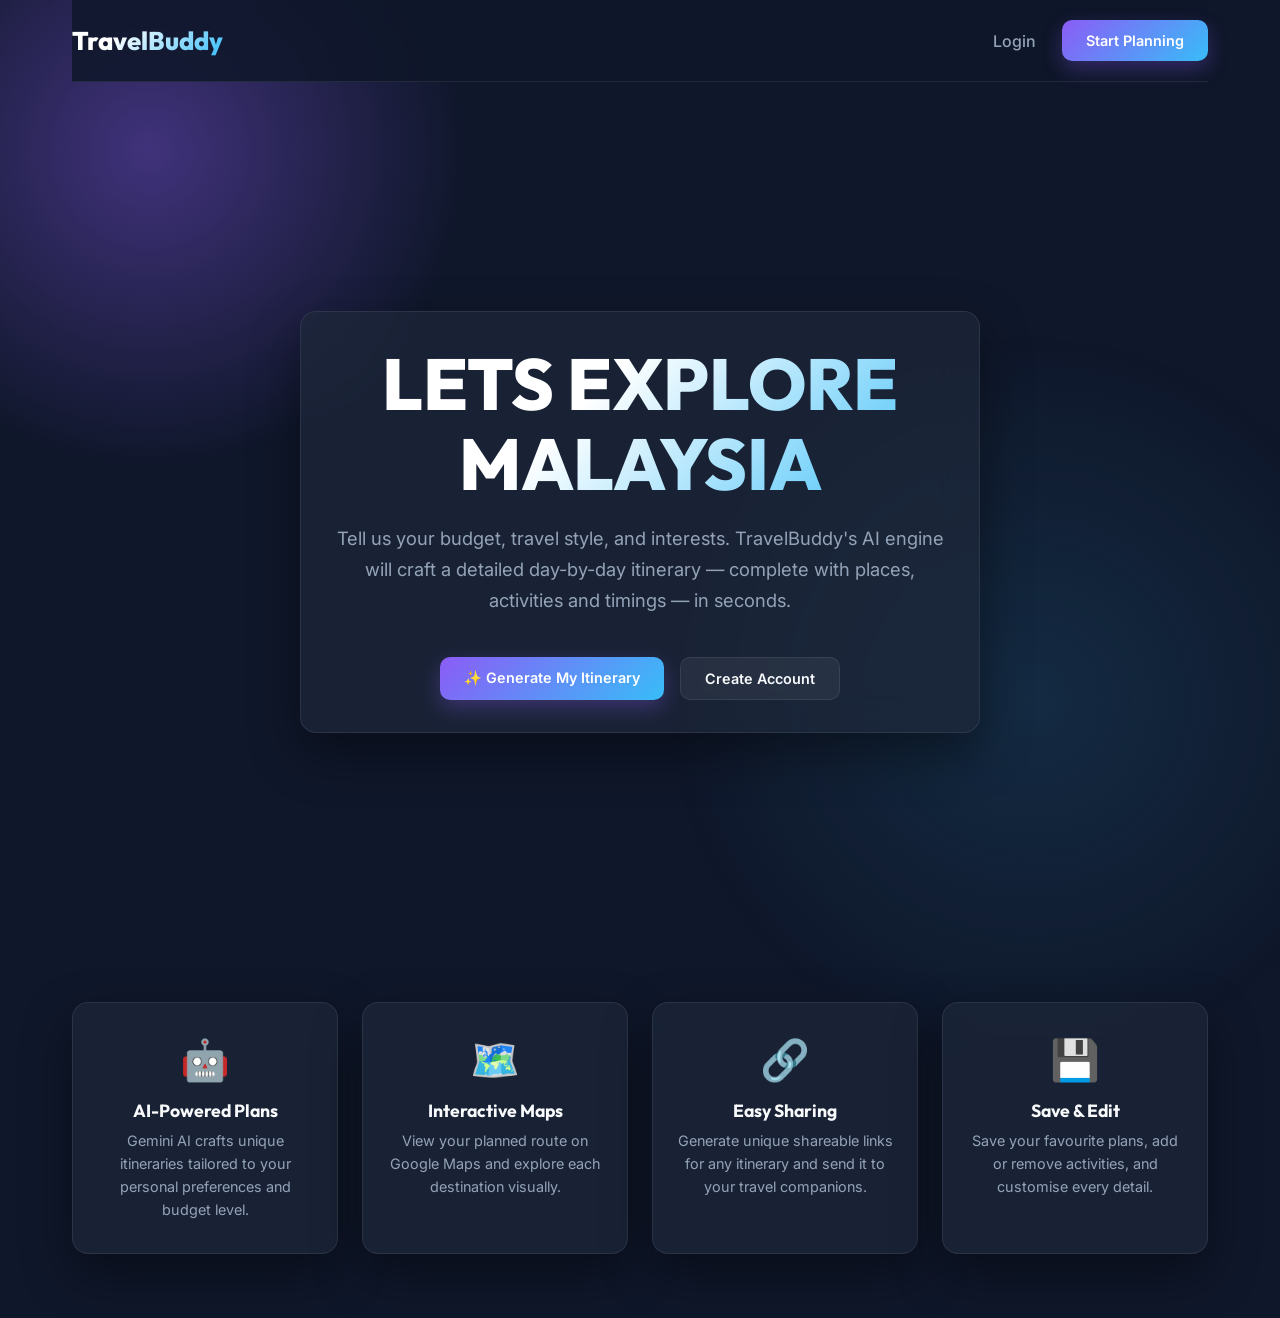
<file: frontend/index.html>
<!DOCTYPE html>
<html lang="en">
<head>
    <meta charset="UTF-8">
    <meta name="viewport" content="width=device-width, initial-scale=1.0">
    <title>TravelBuddy — AI-Powered Travel Planning</title>
    <meta name="description" content="TravelBuddy uses AI to generate personalized travel itineraries based on your budget, style and interests.">
    <link rel="stylesheet" href="css/styles.css">
    <style>
        .hero { min-height: calc(100vh - 100px); display: flex; align-items: center; justify-content: center; text-align: center; }
        .hero-inner { max-width: 680px; }
        .hero h1 { font-size: clamp(2.5rem, 6vw, 4.5rem); font-weight: 800; margin-bottom: 1.25rem; background: linear-gradient(135deg, #fff 40%, var(--accent-blue)); -webkit-background-clip: text; color: transparent; line-height: 1.1; }
        .hero p { font-size: 1.15rem; color: var(--text-secondary); margin-bottom: 2.5rem; line-height: 1.7; }
        .hero-cta { display: flex; gap: 1rem; justify-content: center; flex-wrap: wrap; }
        .features { display: grid; grid-template-columns: repeat(auto-fit, minmax(220px, 1fr)); gap: 1.5rem; margin-top: 5rem; }
        .feature-card { text-align: center; padding: 2rem 1.5rem; }
        .feature-icon { font-size: 2.5rem; margin-bottom: 1rem; }
        .feature-card h3 { margin-bottom: 0.5rem; font-size: 1.1rem; }
        .feature-card p { color: var(--text-secondary); font-size: 0.9rem; line-height: 1.6; }
    </style>
</head>
<body>
    <div class="container">
        <nav class="navbar">
            <a href="index.html" class="logo">TravelBuddy</a>
            <div class="nav-links">
                <a href="auth.html" class="nav-link">Login</a>
                <a href="auth.html" class="btn btn-primary">Start Planning</a>
            </div>
        </nav>

        <section class="hero">
            <div class="hero-inner glass-card">
                <h1>LETS EXPLORE MALAYSIA</h1>
                <p>Tell us your budget, travel style, and interests. TravelBuddy's AI engine will craft a detailed day-by-day itinerary — complete with places, activities and timings — in seconds.</p>
                <div class="hero-cta">
                    <a href="auth.html" class="btn btn-primary">✨ Generate My Itinerary</a>
                    <a href="auth.html" class="btn btn-secondary">Create Account</a>
                </div>
            </div>
        </section>

        <section class="features">
            <div class="feature-card glass-card">
                <div class="feature-icon">🤖</div>
                <h3>AI-Powered Plans</h3>
                <p>Gemini AI crafts unique itineraries tailored to your personal preferences and budget level.</p>
            </div>
            <div class="feature-card glass-card">
                <div class="feature-icon">🗺️</div>
                <h3>Interactive Maps</h3>
                <p>View your planned route on Google Maps and explore each destination visually.</p>
            </div>
            <div class="feature-card glass-card">
                <div class="feature-icon">🔗</div>
                <h3>Easy Sharing</h3>
                <p>Generate unique shareable links for any itinerary and send it to your travel companions.</p>
            </div>
            <div class="feature-card glass-card">
                <div class="feature-icon">💾</div>
                <h3>Save & Edit</h3>
                <p>Save your favourite plans, add or remove activities, and customise every detail.</p>
            </div>
        </section>
    </div>

    <script src="js/api.js"></script>
    <script>
        // Redirect already-logged-in users
        if (api.getToken()) window.location.href = 'dashboard.html';
    </script>
</body>
</html>
</file>
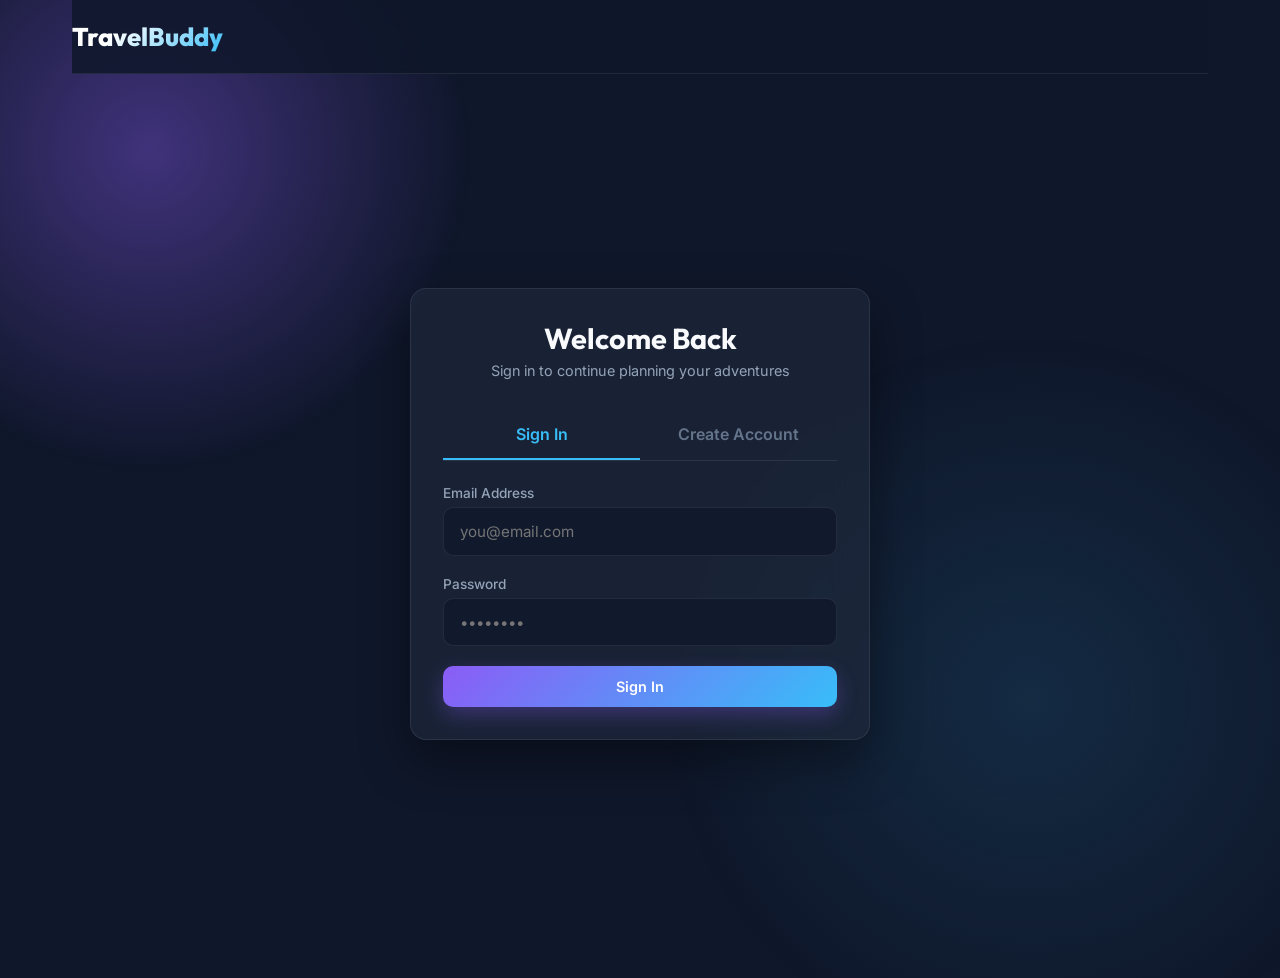
<file: frontend/auth.html>
<!DOCTYPE html>
<html lang="en">
<head>
    <meta charset="UTF-8">
    <meta name="viewport" content="width=device-width, initial-scale=1.0">
    <title>TravelBuddy — Sign In or Register</title>
    <link rel="stylesheet" href="css/styles.css">
    <style>
        .auth-wrap { min-height: calc(100vh - 100px); display: flex; align-items: center; justify-content: center; padding: 2rem 0; }
        .auth-card { max-width: 460px; width: 100%; }
        .auth-header { text-align: center; margin-bottom: 2rem; }
        .auth-header h2 { font-size: 1.8rem; margin-bottom: 0.4rem; }
        .auth-header p { color: var(--text-secondary); font-size: 0.9rem; }
        .divider { display: flex; align-items: center; gap: 1rem; margin: 1.5rem 0; color: var(--text-muted); font-size: 0.8rem; }
        .divider::before, .divider::after { content:''; flex:1; height:1px; background: var(--glass-border); }
    </style>
</head>
<body>
    <div class="container">
        <nav class="navbar">
            <a href="index.html" class="logo">TravelBuddy</a>
        </nav>

        <div class="auth-wrap">
            <div class="auth-card glass-card">
                <div class="auth-header">
                    <h2>Welcome Back</h2>
                    <p>Sign in to continue planning your adventures</p>
                </div>

                <div id="alertbox" class="alert"></div>

                <div class="tabs">
                    <div class="tab-btn active" onclick="switchTab('login', this)">Sign In</div>
                    <div class="tab-btn" onclick="switchTab('register', this)">Create Account</div>
                </div>

                <!-- LOGIN FORM -->
                <div id="login" class="tab-panel active">
                    <form onsubmit="handleLogin(event)">
                        <div class="form-group">
                            <label>Email Address</label>
                            <input id="loginEmail" type="email" class="form-input" placeholder="you@email.com" required>
                        </div>
                        <div class="form-group">
                            <label>Password</label>
                            <input id="loginPassword" type="password" class="form-input" placeholder="••••••••" required>
                        </div>
                        <button id="loginBtn" type="submit" class="btn btn-primary btn-full">Sign In</button>
                    </form>
                </div>

                <!-- REGISTER FORM -->
                <div id="register" class="tab-panel">
                    <form onsubmit="handleRegister(event)">
                        <div class="form-group">
                            <label>Full Name</label>
                            <input id="regName" type="text" class="form-input" placeholder="Your name" required>
                        </div>
                        <div class="form-group">
                            <label>Email Address</label>
                            <input id="regEmail" type="email" class="form-input" placeholder="you@email.com" required>
                        </div>
                        <div class="form-row">
                            <div class="form-group">
                                <label>Password</label>
                                <input id="regPassword" type="password" class="form-input" placeholder="Min 8 chars" required>
                            </div>
                            <div class="form-group">
                                <label>Confirm Password</label>
                                <input id="regConfirm" type="password" class="form-input" placeholder="Repeat password" required>
                            </div>
                        </div>
                        <button id="regBtn" type="submit" class="btn btn-primary btn-full">Create Account</button>
                    </form>
                </div>
            </div>
        </div>
    </div>

    <script src="js/api.js"></script>
    <script>
        if (api.getToken()) window.location.href = 'dashboard.html';

        function switchTab(name, el) {
            document.querySelectorAll('.tab-btn').forEach(b => b.classList.remove('active'));
            document.querySelectorAll('.tab-panel').forEach(p => p.classList.remove('active'));
            el.classList.add('active');
            document.getElementById(name).classList.add('active');
            const h = document.querySelector('.auth-header h2');
            h.textContent = name === 'login' ? 'Welcome Back' : 'Create Your Account';
        }

        async function handleLogin(e) {
            e.preventDefault();
            setLoading('loginBtn', true);
            const res = await api.post('auth/login', {
                email: document.getElementById('loginEmail').value,
                password: document.getElementById('loginPassword').value
            }, false);
            setLoading('loginBtn', false, 'Sign In');
            if (res.error) { showAlert('alertbox', res.error); return; }
            api.setToken(res.data.access_token);
            api.setUser(res.data.user);
            window.location.href = 'dashboard.html';
        }

        async function handleRegister(e) {
            e.preventDefault();
            const pw = document.getElementById('regPassword').value;
            const cf = document.getElementById('regConfirm').value;
            if (pw !== cf) { showAlert('alertbox', 'Passwords do not match.'); return; }
            setLoading('regBtn', true);
            const res = await api.post('auth/register', {
                name: document.getElementById('regName').value,
                email: document.getElementById('regEmail').value,
                password: pw,
                password_confirmation: cf
            }, false);
            setLoading('regBtn', false, 'Create Account');
            if (res.error) {
                let msg = res.error;
                if (res.details) msg += '\n' + Object.values(res.details).flat().join(' ');
                showAlert('alertbox', msg); return;
            }
            api.setToken(res.data.access_token);
            api.setUser(res.data.user);
            window.location.href = 'dashboard.html';
        }
    </script>
</body>
</html>
</file>
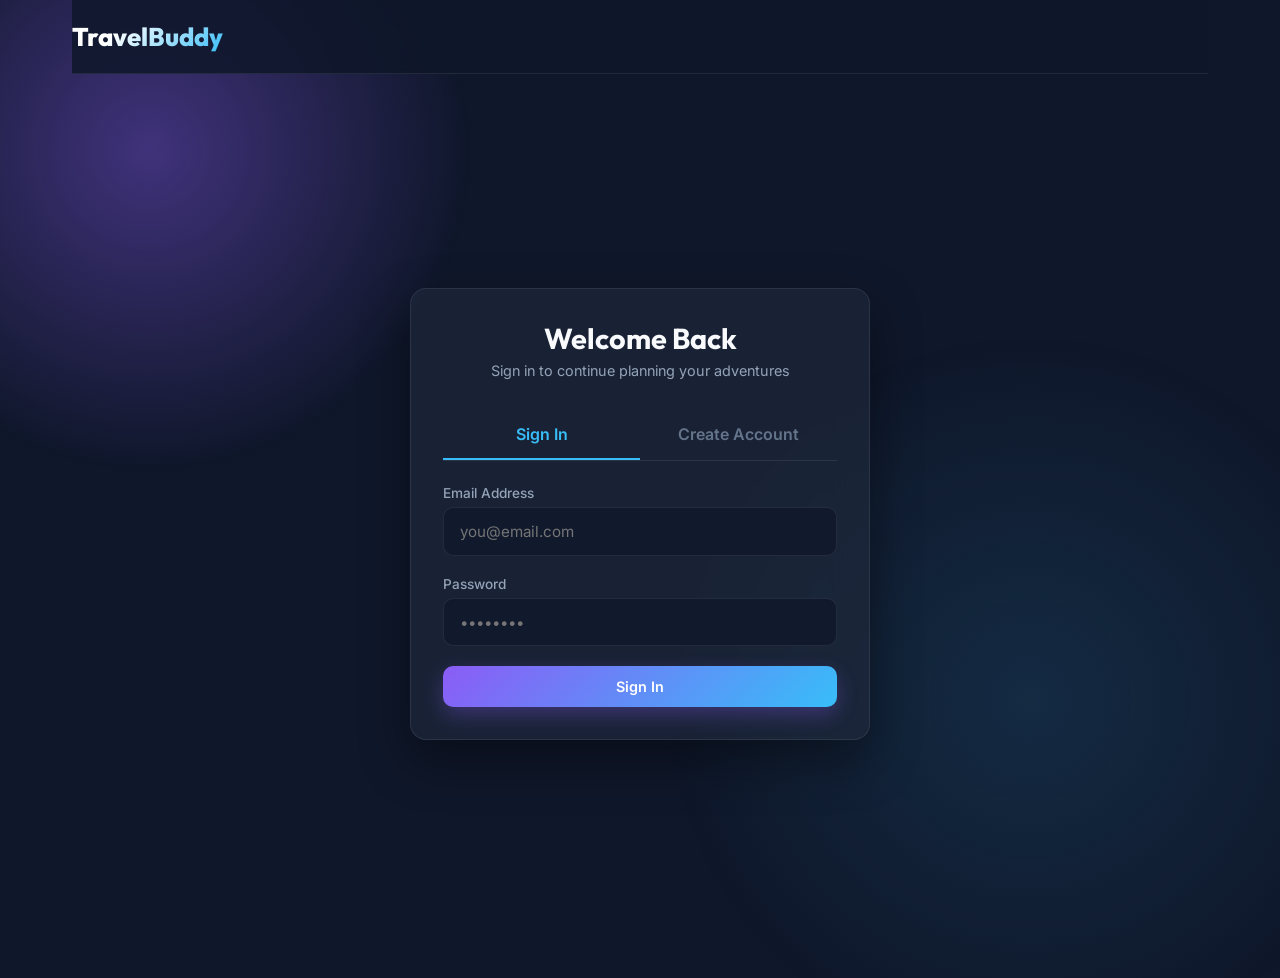
<file: frontend/profile.html>
<!DOCTYPE html>
<html lang="en">
<head>
    <meta charset="UTF-8">
    <meta name="viewport" content="width=device-width, initial-scale=1.0">
    <title>TravelBuddy — My Profile</title>
    <link rel="stylesheet" href="css/styles.css">
    <style>
        .profile-header { display: flex; align-items: center; gap: 1.5rem; margin-bottom: 2rem; padding-bottom: 1.5rem; border-bottom: 1px solid var(--glass-border); }
        .profile-stats { display: grid; grid-template-columns: repeat(3, 1fr); gap: 1rem; margin-bottom: 1.5rem; }
        .stat-card { text-align: center; padding: 1rem; background: rgba(255,255,255,0.03); border: 1px solid var(--glass-border); border-radius: var(--radius-sm); }
        .stat-card .num { font-family: 'Outfit'; font-size: 2rem; font-weight: 700; color: var(--accent-blue); }
        .stat-card .label { font-size: 0.8rem; color: var(--text-muted); }
    </style>
</head>
<body>
    <div class="container">
        <nav class="navbar">
            <a href="index.html" class="logo">TravelBuddy</a>
            <div class="nav-links">
                <a href="dashboard.html" class="nav-link">🗓️ Generate</a>
                <a href="profile.html" class="nav-link active">👤 Profile</a>
                <button onclick="logout()" class="btn btn-secondary btn-sm">Logout</button>
            </div>
        </nav>

        <div id="alertbox" class="alert"></div>

        <div class="profile-grid">
            <!-- ── LEFT: Profile Info ── -->
            <div>
                <div class="glass-card" style="margin-bottom:1.5rem;">
                    <div class="profile-header">
                        <div class="avatar-wrap">
                            <div id="avatarPlaceholder" class="avatar-placeholder">?</div>
                            <img id="avatarImg" class="avatar" style="display:none;" src="" alt="Profile picture">
                            <label class="avatar-edit-btn" title="Change picture" for="picInput">✏️</label>
                            <input id="picInput" type="file" accept="image/*" style="display:none;" onchange="uploadPicture(event)">
                        </div>
                        <div>
                            <h2 id="profileName" style="font-size:1.5rem;"></h2>
                            <p id="profileEmail" style="color:var(--text-secondary); font-size:0.9rem;"></p>
                            <p id="profileLocation" style="color:var(--text-muted); font-size:0.82rem; margin-top:0.2rem;"></p>
                        </div>
                    </div>

                    <div class="profile-stats">
                        <div class="stat-card"><div class="num" id="statTrips">—</div><div class="label">Trips</div></div>
                        <div class="stat-card"><div class="num" id="statSaved">—</div><div class="label">Saved</div></div>
                        <div class="stat-card"><div class="num" id="statPlaces">—</div><div class="label">Places</div></div>
                    </div>

                    <p id="profileBio" style="color:var(--text-secondary); font-size:0.9rem; line-height:1.6;"></p>
                </div>

                <!-- Preferences summary -->
                <div class="glass-card">
                    <h4 style="margin-bottom:1rem; color:var(--accent-purple);">Travel Preferences</h4>
                    <div id="travelPrefSummary" style="color:var(--text-secondary); font-size:0.88rem; line-height:1.8;"></div>
                </div>
            </div>

            <!-- ── RIGHT: Tabs ── -->
            <div class="glass-card">
                <div class="tabs">
                    <div class="tab-btn active" onclick="switchTab('editTab', this)">✏️ Edit Profile</div>
                    <div class="tab-btn" onclick="switchTab('tripsTab', this)">📋 My Itineraries</div>
                    <div class="tab-btn" onclick="switchTab('savedTab', this)">💾 Saved Trips</div>
                </div>

                <!-- EDIT PROFILE TAB -->
                <div id="editTab" class="tab-panel active">
                    <h3 style="margin-bottom:1.5rem;">Account Details</h3>
                    <form onsubmit="updateUser(event)">
                        <div class="form-row">
                            <div class="form-group">
                                <label>Full Name</label>
                                <input id="editName" type="text" class="form-input" required>
                            </div>
                            <div class="form-group">
                                <label>Email Address</label>
                                <input id="editEmail" type="email" class="form-input" required>
                            </div>
                        </div>
                        <button id="updateUserBtn" type="submit" class="btn btn-primary btn-sm">Save Account Details</button>
                    </form>

                    <hr style="border:0;border-top:1px solid var(--glass-border);margin:2rem 0;">
                    <h3 style="margin-bottom:1.5rem;">Profile & Preferences</h3>

                    <form onsubmit="updateProfile(event)">
                        <div class="form-group">
                            <label>Bio / About Me</label>
                            <textarea id="editBio" class="form-input form-textarea" placeholder="Tell us about yourself as a traveler…"></textarea>
                        </div>
                        <div class="form-row">
                            <div class="form-group">
                                <label>Location</label>
                                <input id="editLocation" type="text" class="form-input" placeholder="e.g. Kuala Lumpur, Malaysia">
                            </div>
                            <div class="form-group">
                                <label>Travel Preferences</label>
                                <input id="editTravelPref" type="text" class="form-input" placeholder="e.g. Beaches, Mountains">
                            </div>
                        </div>
                        <div style="display:flex; gap:2rem; margin-bottom:1.25rem;">
                            <label class="checkbox-row">
                                <input id="ecoFriendly" type="checkbox">
                                <span>🌿 Eco-Friendly</span>
                            </label>
                            <label class="checkbox-row">
                                <input id="familyFriendly" type="checkbox">
                                <span>👨‍👩‍👧 Family-Friendly</span>
                            </label>
                        </div>
                        <button id="updateProfileBtn" type="submit" class="btn btn-primary btn-sm">Save Profile</button>
                    </form>
                </div>

                <!-- MY ITINERARIES TAB -->
                <div id="tripsTab" class="tab-panel">
                    <div class="section-header">
                        <h3>My Generated Trips</h3>
                        <button onclick="loadMyTrips()" class="btn btn-secondary btn-sm">↻ Refresh</button>
                    </div>
                    <div id="myTripsList" class="itinerary-grid"></div>
                </div>

                <!-- SAVED TRIPS TAB -->
                <div id="savedTab" class="tab-panel">
                    <div class="section-header">
                        <h3>Saved Itineraries</h3>
                    </div>
                    <div id="savedTripsList" class="itinerary-grid"></div>
                </div>
            </div>
        </div>
    </div>

    <!-- DELETE MODAL -->
    <div id="deleteModal" class="modal-overlay">
        <div class="modal">
            <h3>🗑️ Delete Itinerary?</h3>
            <p>This will permanently delete this trip and all its activities. This cannot be undone.</p>
            <div class="modal-actions">
                <button onclick="closeModal()" class="btn btn-secondary">Cancel</button>
                <button id="confirmDeleteBtn" onclick="confirmDelete()" class="btn btn-danger">Yes, Delete</button>
            </div>
        </div>
    </div>

    <script src="js/api.js"></script>
    <script>
        requireAuth();
        let pendingDeleteId = null;

        async function initProfile() {
            const res = await api.get('/profile');
            if (res.error) { showAlert('alertbox', res.error, 'error'); return; }
            const d = res.data;

            // Header
            document.getElementById('profileName').textContent = d.name;
            document.getElementById('profileEmail').textContent = d.email;

            // Avatar
            if (d.profile?.profile_picture) {
                document.getElementById('avatarImg').src = `${STORAGE_BASE}/${d.profile.profile_picture}`;
                document.getElementById('avatarImg').style.display = 'block';
                document.getElementById('avatarPlaceholder').style.display = 'none';
            } else {
                document.getElementById('avatarPlaceholder').textContent = d.name[0].toUpperCase();
            }

            // Stats
            document.getElementById('statTrips').textContent = d.saved_itineraries?.length ?? 0;
            const totalPlaces = (d.saved_itineraries || []).reduce((acc, s) => acc + (s.itinerary?.places?.length ?? 0), 0);
            document.getElementById('statSaved').textContent = d.saved_itineraries?.length ?? 0;
            document.getElementById('statPlaces').textContent = totalPlaces;

            // Bio & location
            document.getElementById('profileBio').textContent = d.profile?.bio || 'No bio set yet.';
            document.getElementById('profileLocation').textContent = d.profile?.location ? `📍 ${d.profile.location}` : '';

            // Travel prefs summary
            const pref = d.profile;
            let prefHtml = '';
            if (pref) {
                if (pref.travel_preferences) prefHtml += `🌏 ${pref.travel_preferences}<br>`;
                if (pref.eco_friendly) prefHtml += `🌿 Eco-friendly travel<br>`;
                if (pref.family_friendly) prefHtml += `👨‍👩‍👧 Family-friendly activities<br>`;
            }
            if (d.preference) {
                if (d.preference.budget) prefHtml += `💰 Budget: ${d.preference.budget}<br>`;
                if (d.preference.travel_style) prefHtml += `✈️ Style: ${d.preference.travel_style}<br>`;
            }
            document.getElementById('travelPrefSummary').innerHTML = prefHtml || 'No preferences set yet.';

            // Prefill edit forms
            document.getElementById('editName').value = d.name;
            document.getElementById('editEmail').value = d.email;
            if (pref) {
                document.getElementById('editBio').value = pref.bio || '';
                document.getElementById('editLocation').value = pref.location || '';
                document.getElementById('editTravelPref').value = pref.travel_preferences || '';
                document.getElementById('ecoFriendly').checked = !!pref.eco_friendly;
                document.getElementById('familyFriendly').checked = !!pref.family_friendly;
            }

            loadMyTrips();
            loadSavedTrips();
        }

        // ── Tab Switch ───────────────────────────────────────────────────────────
        function switchTab(id, el) {
            document.querySelectorAll('.tab-btn').forEach(b => b.classList.remove('active'));
            document.querySelectorAll('.tab-panel').forEach(p => p.classList.remove('active'));
            el.classList.add('active');
            document.getElementById(id).classList.add('active');
        }

        // ── Update User ──────────────────────────────────────────────────────────
        async function updateUser(e) {
            e.preventDefault();
            setLoading('updateUserBtn', true);
            const res = await api.put('/profile/user', {
                name: document.getElementById('editName').value,
                email: document.getElementById('editEmail').value
            });
            setLoading('updateUserBtn', false, 'Save Account Details');
            if (res.error) showAlert('alertbox', res.error, 'error');
            else { showAlert('alertbox', '✅ Account updated!', 'success'); initProfile(); }
        }

        // ── Update Profile ───────────────────────────────────────────────────────
        async function updateProfile(e) {
            e.preventDefault();
            setLoading('updateProfileBtn', true);
            const res = await api.put('/profile', {
                bio: document.getElementById('editBio').value,
                location: document.getElementById('editLocation').value,
                travel_preferences: document.getElementById('editTravelPref').value,
                eco_friendly: document.getElementById('ecoFriendly').checked,
                family_friendly: document.getElementById('familyFriendly').checked
            });
            setLoading('updateProfileBtn', false, 'Save Profile');
            if (res.error) showAlert('alertbox', res.error, 'error');
            else { showAlert('alertbox', '✅ Profile updated!', 'success'); initProfile(); }
        }

        // ── Upload Picture ───────────────────────────────────────────────────────
        async function uploadPicture(event) {
            const file = event.target.files[0];
            if (!file) return;
            const fd = new FormData();
            fd.append('profile_picture', file);
            showAlert('alertbox', 'Uploading picture…', 'info');
            const res = await api.upload('/profile/picture', fd);
            if (res.error) { showAlert('alertbox', res.error, 'error'); return; }
            showAlert('alertbox', '✅ Profile picture updated!', 'success');
            initProfile();
        }

        // ── My Trips ─────────────────────────────────────────────────────────────
        async function loadMyTrips() {
            const res = await api.get('/itineraries');
            const el = document.getElementById('myTripsList');
            if (!res.data || res.data.length === 0) {
                el.innerHTML = '<div class="empty-state"><span>📭</span><p>No trips yet. Go generate one!</p></div>'; return;
            }
            el.innerHTML = res.data.map(it => `
                <div class="itinerary-card">
                    <span class="badge badge-${it.permissions}">${it.permissions}</span>
                    <h4 style="margin-top:0.4rem;">${it.title}</h4>
                    <p class="meta">📅 ${fmtDate(it.start_date)} | ${it.places?.length ?? 0} stops</p>
                    <div class="itinerary-actions">
                        <a href="dashboard.html" onclick="localStorage.setItem('viewTripId','${it.id}')" class="btn btn-secondary btn-sm">View</a>
                        <button onclick="openDeleteModal(${it.id})" class="btn btn-danger btn-sm">Delete</button>
                    </div>
                </div>
            `).join('');
        }

        // ── Saved Trips ──────────────────────────────────────────────────────────
        async function loadSavedTrips() {
            const res = await api.get('/profile');
            const el = document.getElementById('savedTripsList');
            const saved = res.data?.saved_itineraries || [];
            if (!saved.length) {
                el.innerHTML = '<div class="empty-state"><span>💾</span><p>No saved trips yet.</p></div>'; return;
            }
            el.innerHTML = saved.map(s => `
                <div class="itinerary-card">
                    <h4>${s.itinerary?.title ?? 'Untitled'}</h4>
                    <p class="meta">📅 ${fmtDate(s.itinerary?.start_date)}</p>
                    <div class="itinerary-actions">
                        <button onclick="unsaveTrip(${s.itinerary_id}, this)" class="btn btn-danger btn-sm">Unsave</button>
                    </div>
                </div>
            `).join('');
        }

        async function unsaveTrip(id, btn) {
            btn.disabled = true;
            const res = await api.delete(`/itineraries/${id}/save`);
            if (res.error) { showAlert('alertbox', res.error, 'error'); btn.disabled = false; return; }
            loadSavedTrips();
            showAlert('alertbox', 'Removed from saved trips.', 'success');
        }

        // ── Delete Modal ─────────────────────────────────────────────────────────
        function openDeleteModal(id) { pendingDeleteId = id; document.getElementById('deleteModal').classList.add('open'); }
        function closeModal() { document.getElementById('deleteModal').classList.remove('open'); pendingDeleteId = null; }
        async function confirmDelete() {
            if (!pendingDeleteId) return;
            setLoading('confirmDeleteBtn', true);
            const res = await api.delete(`/itineraries/${pendingDeleteId}`);
            setLoading('confirmDeleteBtn', false, 'Yes, Delete');
            closeModal();
            if (res.error) { showAlert('alertbox', res.error, 'error'); return; }
            showAlert('alertbox', '🗑️ Itinerary deleted.', 'success');
            loadMyTrips();
        }

        function logout() { api.clearAuth(); window.location.href = 'index.html'; }
        window.onload = initProfile;
    </script>
</body>
</html>
</file>
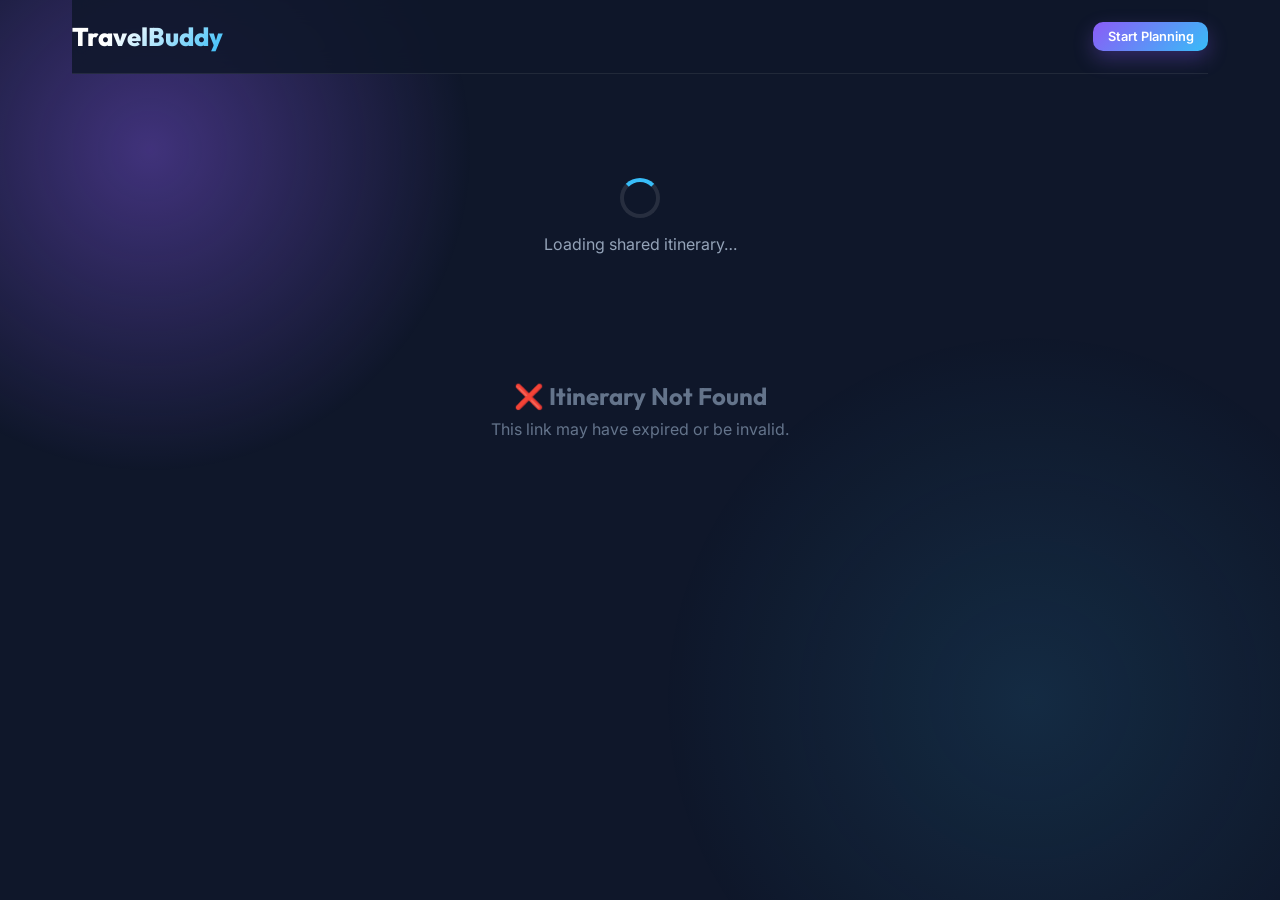
<file: frontend/shared.html>
<!DOCTYPE html>
<html lang="en">
<head>
    <meta charset="UTF-8">
    <meta name="viewport" content="width=device-width, initial-scale=1.0">
    <title>TravelBuddy — Shared Itinerary</title>
    <link rel="stylesheet" href="css/styles.css">
</head>
<body>
    <div class="container">
        <nav class="navbar">
            <a href="index.html" class="logo">TravelBuddy</a>
            <div class="nav-links">
                <a href="auth.html" class="btn btn-primary btn-sm">Start Planning</a>
            </div>
        </nav>

        <div id="loadingState" style="text-align:center; padding:4rem; color:var(--text-secondary);">
            <span class="loader" style="width:40px;height:40px; border-width:4px;"></span>
            <p style="margin-top:1rem;">Loading shared itinerary…</p>
        </div>

        <div id="content" style="display:none; max-width:750px; margin:0 auto;">
            <div class="glass-card">
                <div style="margin-bottom:1.5rem;">
                    <p style="color:var(--accent-blue); font-size:0.85rem; font-weight:600; margin-bottom:0.3rem;">SHARED ITINERARY</p>
                    <h1 id="iTitle" style="font-size:2rem; background:linear-gradient(135deg,#fff,var(--accent-purple));-webkit-background-clip:text;color:transparent;"></h1>
                    <p id="iDates" style="color:var(--text-muted); margin-top:0.3rem;"></p>
                </div>
                <div class="timeline" id="placesList"></div>
            </div>
        </div>

        <div id="errorState" style="display:none; text-align:center; padding:4rem; color:var(--text-muted);">
            <h2>❌ Itinerary Not Found</h2>
            <p style="margin-top:0.5rem;">This link may have expired or be invalid.</p>
        </div>
    </div>

    <script src="js/api.js"></script>
    <script>
        const params = new URLSearchParams(window.location.search);
        const token = params.get('token');

        async function loadShared() {
            if (!token) { showError(); return; }
            const res = await api.get(`/shared/${token}`, false);
            document.getElementById('loadingState').style.display = 'none';
            if (res.error || !res.data) { showError(); return; }

            const d = res.data;
            document.getElementById('iTitle').textContent = d.title;
            document.getElementById('iDates').textContent = `${fmtDate(d.start_date)} → ${fmtDate(d.end_date)}`;

            const list = document.getElementById('placesList');
            (d.places || []).forEach(p => {
                const item = document.createElement('div');
                item.className = 'timeline-item';
                item.innerHTML = `
                    <h4>${p.name}</h4>
                    ${p.time ? `<p class="place-meta">🕗 ${p.time}</p>` : ''}
                    ${p.location ? `<p class="place-meta">📍 ${p.location}</p>` : ''}
                    ${p.description ? `<p class="place-desc">${p.description}</p>` : ''}
                `;
                list.appendChild(item);
            });

            document.getElementById('content').style.display = 'block';
        }

        function showError() { document.getElementById('errorState').style.display = 'block'; }
        loadShared();
    </script>
</body>
</html>
</file>
<file: frontend/css/styles.css>
@import url('https://fonts.googleapis.com/css2?family=Outfit:wght@300;400;600;800&family=Inter:wght@400;500;600&display=swap');

:root {
    --bg-dark: #0f172a;
    --bg-card: rgba(30, 41, 59, 0.7);
    --bg-card-solid: #1e293b;
    --text-primary: #f8fafc;
    --text-secondary: #94a3b8;
    --text-muted: #64748b;
    --accent-blue: #38bdf8;
    --accent-purple: #8b5cf6;
    --accent-green: #4ade80;
    --accent-red: #f87171;
    --accent-glow: rgba(139, 92, 246, 0.4);
    --glass-border: rgba(255, 255, 255, 0.08);
    --radius: 16px;
    --radius-sm: 10px;
    --transition: all 0.3s cubic-bezier(0.4, 0, 0.2, 1);
}

*, *::before, *::after { margin: 0; padding: 0; box-sizing: border-box; }
html { scroll-behavior: smooth; }

body {
    background-color: var(--bg-dark);
    color: var(--text-primary);
    font-family: 'Inter', sans-serif;
    min-height: 100vh;
    overflow-x: hidden;
    position: relative;
}

body::before {
    content: '';
    position: fixed;
    top: -200px; left: -200px;
    width: 700px; height: 700px;
    background: radial-gradient(circle, var(--accent-glow) 0%, transparent 65%);
    z-index: 0; pointer-events: none;
}

body::after {
    content: '';
    position: fixed;
    bottom: -200px; right: -150px;
    width: 800px; height: 800px;
    background: radial-gradient(circle, rgba(56, 189, 248, 0.12) 0%, transparent 65%);
    z-index: 0; pointer-events: none;
}

h1, h2, h3, h4 { font-family: 'Outfit', sans-serif; line-height: 1.2; }

.container { max-width: 1200px; margin: 0 auto; padding: 0 2rem 4rem; position: relative; z-index: 1; }

/* ─── GLASS CARD ── */
.glass-card {
    background: var(--bg-card);
    backdrop-filter: blur(20px);
    -webkit-backdrop-filter: blur(20px);
    border: 1px solid var(--glass-border);
    border-radius: var(--radius);
    padding: 2rem;
    box-shadow: 0 20px 50px rgba(0,0,0,0.4);
    transition: var(--transition);
    position: relative; z-index: 1;
}
.glass-card:hover { transform: translateY(-3px); box-shadow: 0 28px 60px rgba(0,0,0,0.5); }

/* ─── BUTTONS ── */
.btn { display: inline-flex; align-items: center; gap: 0.5rem; padding: 0.75rem 1.5rem; border-radius: var(--radius-sm); font-family: 'Inter'; font-weight: 600; font-size: 0.9rem; cursor: pointer; transition: var(--transition); border: none; text-decoration: none; }
.btn-primary { background: linear-gradient(135deg, var(--accent-purple), var(--accent-blue)); color: #fff; box-shadow: 0 8px 20px rgba(139,92,246,0.3); }
.btn-primary:hover { transform: translateY(-2px); box-shadow: 0 12px 28px rgba(56,189,248,0.4); }
.btn-secondary { background: rgba(255,255,255,0.06); color: var(--text-primary); border: 1px solid var(--glass-border); }
.btn-secondary:hover { background: rgba(255,255,255,0.12); }
.btn-danger { background: rgba(239,68,68,0.15); color: var(--accent-red); border: 1px solid rgba(239,68,68,0.2); }
.btn-danger:hover { background: rgba(239,68,68,0.25); }
.btn-success { background: rgba(74,222,128,0.1); color: var(--accent-green); border: 1px solid rgba(74,222,128,0.2); }
.btn-success:hover { background: rgba(74,222,128,0.2); }
.btn-sm { padding: 0.45rem 0.9rem; font-size: 0.8rem; }
.btn-full { width: 100%; justify-content: center; }

/* ─── FORMS ── */
.form-group { margin-bottom: 1.25rem; }
.form-group label { display: block; margin-bottom: 0.4rem; color: var(--text-secondary); font-size: 0.85rem; font-weight: 500; }
.form-input, .form-textarea, .form-select {
    width: 100%; padding: 0.85rem 1rem; border-radius: var(--radius-sm);
    background: rgba(15,23,42,0.7); border: 1px solid var(--glass-border);
    color: var(--text-primary); font-family: 'Inter'; font-size: 0.95rem;
    transition: var(--transition); outline: none;
}
.form-input:focus, .form-textarea:focus, .form-select:focus {
    border-color: var(--accent-blue); box-shadow: 0 0 0 3px rgba(56,189,248,0.12);
}
.form-textarea { resize: vertical; min-height: 80px; }
.form-select option { background: var(--bg-card-solid); }
.form-row { display: grid; grid-template-columns: 1fr 1fr; gap: 1rem; }
.checkbox-row { display: flex; align-items: center; gap: 0.6rem; }
.checkbox-row input[type=checkbox] { width: 18px; height: 18px; accent-color: var(--accent-purple); cursor: pointer; }

/* ─── ALERTS ── */
.alert { padding: 0.9rem 1rem; border-radius: var(--radius-sm); margin-bottom: 1rem; font-size: 0.875rem; display: none; }
.alert.error   { background: rgba(239,68,68,0.1); color: var(--accent-red); border: 1px solid rgba(239,68,68,0.2); display: block; }
.alert.success { background: rgba(74,222,128,0.1); color: var(--accent-green); border: 1px solid rgba(74,222,128,0.2); display: block; }
.alert.info    { background: rgba(56,189,248,0.1); color: var(--accent-blue); border: 1px solid rgba(56,189,248,0.2); display: block; }

/* ─── NAVBAR ── */
.navbar {
    display: flex; justify-content: space-between; align-items: center;
    padding: 1.25rem 0; border-bottom: 1px solid var(--glass-border); margin-bottom: 2.5rem;
    position: sticky; top: 0; z-index: 100;
    background: rgba(15,23,42,0.85); backdrop-filter: blur(12px);
}
.logo { font-family: 'Outfit'; font-size: 1.6rem; font-weight: 800; background: linear-gradient(135deg, #fff 30%, var(--accent-blue)); -webkit-background-clip: text; color: transparent; text-decoration: none; }
.nav-links { display: flex; gap: 1rem; align-items: center; }
.nav-link { color: var(--text-secondary); text-decoration: none; font-weight: 500; transition: color 0.2s; padding: 0.4rem 0.6rem; border-radius: 6px; }
.nav-link:hover, .nav-link.active { color: var(--text-primary); background: rgba(255,255,255,0.05); }

/* ─── LOADER ── */
.loader { display: inline-block; width: 22px; height: 22px; border: 3px solid rgba(255,255,255,0.1); border-top-color: var(--accent-blue); border-radius: 50%; animation: spin 0.8s linear infinite; vertical-align: middle; }
@keyframes spin { to { transform: rotate(360deg); } }

/* ─── TABS ── */
.tabs { display: flex; border-bottom: 1px solid var(--glass-border); margin-bottom: 1.5rem; }
.tab-btn { flex: 1; padding: 0.85rem; text-align: center; cursor: pointer; color: var(--text-muted); font-weight: 600; border-bottom: 2px solid transparent; transition: var(--transition); }
.tab-btn:hover { color: var(--text-secondary); }
.tab-btn.active { color: var(--accent-blue); border-bottom-color: var(--accent-blue); }
.tab-panel { display: none; animation: fadeUp 0.35s ease; }
.tab-panel.active { display: block; }
@keyframes fadeUp { from { opacity:0; transform:translateY(8px); } to { opacity:1; transform:translateY(0); } }

/* ─── GRID LAYOUTS ── */
.dashboard-grid { display: grid; grid-template-columns: 280px 1fr; gap: 1.5rem; }
.profile-grid { display: grid; grid-template-columns: 320px 1fr; gap: 1.5rem; }
@media(max-width: 900px) {
    .dashboard-grid, .profile-grid { grid-template-columns: 1fr; }
    .form-row { grid-template-columns: 1fr; }
}

/* ─── SIDEBAR ── */
.sidebar { display: flex; flex-direction: column; gap: 0.5rem; }
.sidebar-item { display: flex; align-items: center; gap: 0.75rem; padding: 0.85rem 1rem; border-radius: var(--radius-sm); cursor: pointer; color: var(--text-secondary); font-weight: 500; transition: var(--transition); text-decoration: none; }
.sidebar-item:hover { background: rgba(255,255,255,0.05); color: var(--text-primary); }
.sidebar-item.active { background: rgba(139,92,246,0.15); color: var(--accent-purple); border: 1px solid rgba(139,92,246,0.2); }
.sidebar-icon { font-size: 1.1rem; }

/* ─── ITINERARY CARDS ── */
.itinerary-grid { display: grid; grid-template-columns: repeat(auto-fill, minmax(280px, 1fr)); gap: 1rem; }
.itinerary-card { background: rgba(255,255,255,0.03); border: 1px solid var(--glass-border); border-radius: var(--radius); padding: 1.25rem; transition: var(--transition); position: relative; }
.itinerary-card:hover { border-color: rgba(139,92,246,0.3); background: rgba(139,92,246,0.05); transform: translateY(-2px); }
.itinerary-card h4 { font-size: 1rem; margin-bottom: 0.4rem; }
.itinerary-card .meta { font-size: 0.8rem; color: var(--text-muted); margin-bottom: 0.75rem; }
.itinerary-actions { display: flex; gap: 0.5rem; flex-wrap: wrap; }
.badge { display: inline-block; padding: 0.2rem 0.55rem; border-radius: 20px; font-size: 0.7rem; font-weight: 600; }
.badge-private { background: rgba(239,68,68,0.1); color: var(--accent-red); }
.badge-public { background: rgba(74,222,128,0.1); color: var(--accent-green); }

/* ─── TIMELINE (Itinerary Places) ── */
.timeline { position: relative; padding-left: 1.75rem; }
.timeline::before { content:''; position:absolute; left:0; top:0; bottom:0; width:2px; background: linear-gradient(to bottom, var(--accent-purple), var(--accent-blue)); border-radius:2px; }
.timeline-item { position: relative; margin-bottom: 1.5rem; }
.timeline-item::before { content:''; position:absolute; left:-2.15rem; top:0.3rem; width:12px; height:12px; border-radius:50%; background:var(--accent-blue); border:2px solid var(--bg-dark); box-shadow:0 0 0 3px rgba(56,189,248,0.2); }
.timeline-item h4 { font-size: 1.05rem; margin-bottom: 0.2rem; }
.place-meta { font-size: 0.8rem; color: var(--accent-blue); margin-bottom: 0.35rem; }
.place-desc { font-size: 0.88rem; color: var(--text-secondary); line-height: 1.5; }

/* ─── PROFILE AVATAR ── */
.avatar-wrap { position: relative; display: inline-block; }
.avatar { width: 100px; height: 100px; border-radius: 50%; object-fit: cover; border: 3px solid var(--accent-purple); }
.avatar-placeholder { width: 100px; height: 100px; border-radius: 50%; background: linear-gradient(135deg, var(--accent-purple), var(--accent-blue)); display: flex; align-items: center; justify-content: center; font-size: 2.5rem; font-family: 'Outfit'; font-weight: 700; }
.avatar-edit-btn { position: absolute; bottom: 0; right: 0; background: var(--accent-purple); border: none; border-radius: 50%; width: 30px; height: 30px; display: flex; align-items: center; justify-content: center; cursor: pointer; font-size: 0.8rem; transition: var(--transition); }
.avatar-edit-btn:hover { background: var(--accent-blue); }

/* ─── MODAL ── */
.modal-overlay { position: fixed; inset: 0; background: rgba(0,0,0,0.7); z-index: 1000; display: none; align-items: center; justify-content: center; backdrop-filter: blur(4px); }
.modal-overlay.open { display: flex; animation: fadeIn 0.25s ease; }
.modal { background: var(--bg-card-solid); border: 1px solid var(--glass-border); border-radius: var(--radius); padding: 2rem; max-width: 420px; width: 90%; }
.modal h3 { margin-bottom: 0.75rem; }
.modal p { color: var(--text-secondary); margin-bottom: 1.5rem; font-size: 0.92rem; line-height: 1.5; }
.modal-actions { display: flex; gap: 0.75rem; justify-content: flex-end; }
@keyframes fadeIn { from { opacity:0; } to { opacity:1; } }

/* ─── MAP ── */
.map-container { height: 320px; border-radius: var(--radius-sm); overflow: hidden; border: 1px solid var(--glass-border); margin-top: 1.5rem; }

/* ─── SHARE LINK BOX ── */
.share-link-box { display: flex; gap: 0.5rem; margin-top: 0.5rem; }
.share-link-box input { flex: 1; }
</file>
